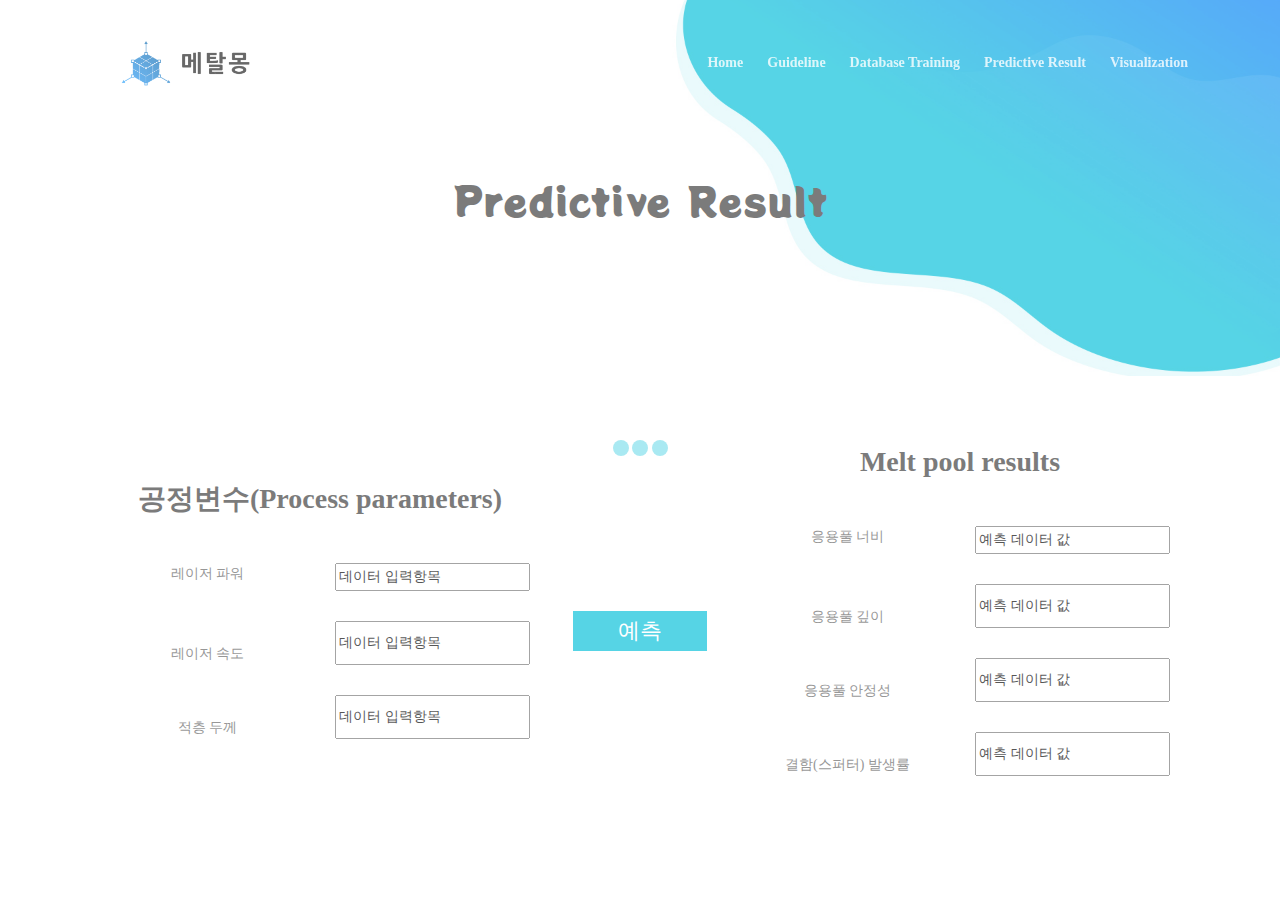
<file: metalmong/AI.html>
<!DOCTYPE html>
<html lang="en">
<head>
    <meta charset="utf-8">
    <meta name="viewport" content="width=device-width, initial-scale=1, shrink-to-fit=no">
    
    <!-- SEO Meta Tags -->
    <meta name="description" content="Create a stylish landing page for your business startup and get leads for the offered services with this HTML landing page template.">
    <meta name="author" content="Inovatik">

    <!-- OG Meta Tags to improve the way the post looks when you share the page on LinkedIn, Facebook, Google+ -->
	<meta property="og:site_name" content="" /> <!-- website name -->
	<meta property="og:site" content="" /> <!-- website link -->
	<meta property="og:title" content=""/> <!-- title shown in the actual shared post -->
	<meta property="og:description" content="" /> <!-- description shown in the actual shared post -->
	<meta property="og:image" content="" /> <!-- image link, make sure it's jpg -->
	<meta property="og:url" content="" /> <!-- where do you want your post to link to -->
	<meta property="og:type" content="article" />
    
    <!-- Styles -->
    <link href="https://fonts.googleapis.com/css?family=Raleway:400,400i,600,700,700i&amp;subset=latin-ext" rel="stylesheet">
    <link href="css/bootstrap.css" rel="stylesheet">
    <link href="css/fontawesome-all.css" rel="stylesheet">
    <link href="css/swiper.css" rel="stylesheet">
	<link href="css/magnific-popup.css" rel="stylesheet">
    <link href="css/styles.css" rel="stylesheet">
    <link rel="preconnect" href="https://fonts.gstatic.com">
    <link href="https://fonts.googleapis.com/css2?family=Potta+One&display=swap" rel="stylesheet">
    <!-- Favicon  -->
    <link rel="icon" href="images/logo.png">
    <style>
        button{
            background: #00bed8;
            color:#fff;
            border:none;
            position:relative;
            height:40px;
            font-size:1.6em;
            padding:0 2em;
            cursor:pointer;
            transition:800ms ease all;
            outline:none;
        }
        button:hover{
        background:#fff;
        color:#00bed8;
        }
        button:before,button:after{
        content:'';
        position:absolute;
        top:0;
        right:0;
        height:2px;
        width:0;
        background: #15ffe0;
        transition:400ms ease all;
        }
        button:after{
        right:inherit;
        top:inherit;
        left:0;
        bottom:0;
        }
        button:hover:before,button:hover:after{
        width:100%;
        transition:800ms ease all;
        }
    </style>
</head>
<body data-spy="scroll" data-target=".fixed-top">
    
    <!-- Preloader -->
	<div class="spinner-wrapper">
        <div class="spinner">
            <div class="bounce1"></div>
            <div class="bounce2"></div>
            <div class="bounce3"></div>
        </div>
    </div>
    <!-- end of preloader -->
    

    <!-- Navbar -->
    <nav class="navbar navbar-expand-lg navbar-dark navbar-custom fixed-top">
        <!-- Text Logo - Use this if you don't have a graphic logo -->
        <!-- <a class="navbar-brand logo-text page-scroll" href="index.html">Evolo</a> -->

        <!-- Image Logo -->
        <a class="navbar-brand logo-image" href="index.html"><img src="images/logo.png" alt="alternative" style="width:auto; height: 3rem; margin-left : 40px;"></a>
        
        <!-- Mobile Menu Toggle Button -->
        <button class="navbar-toggler" type="button" data-toggle="collapse" data-target="#navbarsExampleDefault" aria-controls="navbarsExampleDefault" aria-expanded="false" aria-label="Toggle navigation">
            <span class="navbar-toggler-awesome fas fa-bars"></span>
            <span class="navbar-toggler-awesome fas fa-times"></span>
        </button>
        <!-- end of mobile menu toggle button -->

        <div class="collapse navbar-collapse" id="navbarsExampleDefault">
            <ul class="navbar-nav ml-auto">
                <li class="nav-item">
                    <a class="nav-link page-scroll" href="index.html">Home <span class="sr-only">(current)</span></a>
                </li>
                <li class="nav-item">
                    <a class="nav-link page-scroll" href="guideline.html">Guideline</a>

                </li>
                <li class="nav-item">
                    <a class="nav-link page-scroll" href="Database.html">Database Training</a>
                </li>
                <li class="nav-item">
                    <a class="nav-link page-scroll" href="AI.html">Predictive Result</a>
                </li>

                <li class="nav-item">
                    <a class="nav-link page-scroll" href="Visualization.html">Visualization</a>
                </li>
            </ul>
                </span>
            </span>
        </div>
    </nav> <!-- end of navbar -->
    <!-- end of navbar -->

    <!-- Header -->
    <header id="header" class="ex-header">
        <div class="container">
            <div class="row">
                <div class="col-md-12">
                    <h1 style ="font-family: 'Potta One' "> Predictive Result</h1>
                </div> <!-- end of col -->
            </div> <!-- end of row -->
        </div> <!-- end of container -->
    </header> <!-- end of ex-header -->
    <!-- end of header -->

    <div style = "margin: 40px;
    text-align: center;
    display: grid; grid-template-columns: 1fr 140px 1fr;
    padding: 30px; align-items: center;">
        <div>
            <h3>공정변수(Process parameters)</h3>
            <div style = "padding: 40px; display: grid;
            grid-template-columns: 1fr 1fr;
            gap: 30px;">
                레이저 파워 
                <input type="text" value = "데이터 입력항목">
                <br>
                레이저 속도 
                <input type="text" value = "데이터 입력항목">
                <br>
                적층 두께 
                <input type="text" value = "데이터 입력항목">
            </div>
        </div>
        <div>
            <button onclick = "predict();">예측</button>
        </div>
        <div>
            <div>
                <h3>Melt pool results</h3>
                <div style= "padding: 40px; display: grid;
                grid-template-columns: 1fr 1fr;
                gap: 30px;">
                    응용풀 너비
                    <input id = "o_width" type="text" value = "예측 데이터 값">
                    <br>
                    응용풀 깊이
                    <input id = "o_depth" type="text" value = "예측 데이터 값">
                    <br>
                    응용풀 안정성 
                    <input id = "o_safety" type="text" value = "예측 데이터 값">
                    <br>
                    결함(스퍼터) 발생률 
                    <input id = "o_defect" type="text" value = "예측 데이터 값">
                </div>
            </div>
        </div>
    </div>
    



   
	
    <!-- Scripts -->
    <script src="js/jquery.min.js"></script> <!-- jQuery for Bootstrap's JavaScript plugins -->
    <script src="js/popper.min.js"></script> <!-- Popper tooltip library for Bootstrap -->
    <script src="js/bootstrap.min.js"></script> <!-- Bootstrap framework -->
    <script src="js/jquery.easing.min.js"></script> <!-- jQuery Easing for smooth scrolling between anchors -->
    <script src="js/swiper.min.js"></script> <!-- Swiper for image and text sliders -->
    <script src="js/jquery.magnific-popup.js"></script> <!-- Magnific Popup for lightboxes -->
    <script src="js/validator.min.js"></script> <!-- Validator.js - Bootstrap plugin that validates forms -->
    <script src="js/scripts.js"></script> <!-- Custom scripts -->
    <script type="text/javascript">
        function predict() {
            $('#o_width').val('142.5184');
            $('#o_depth').val('58.98124');
            $('#o_safety').val('0.747428');
            $('#o_defect').val('0.0425615');
        }
    </script>
    
</body>
</html>
</file>
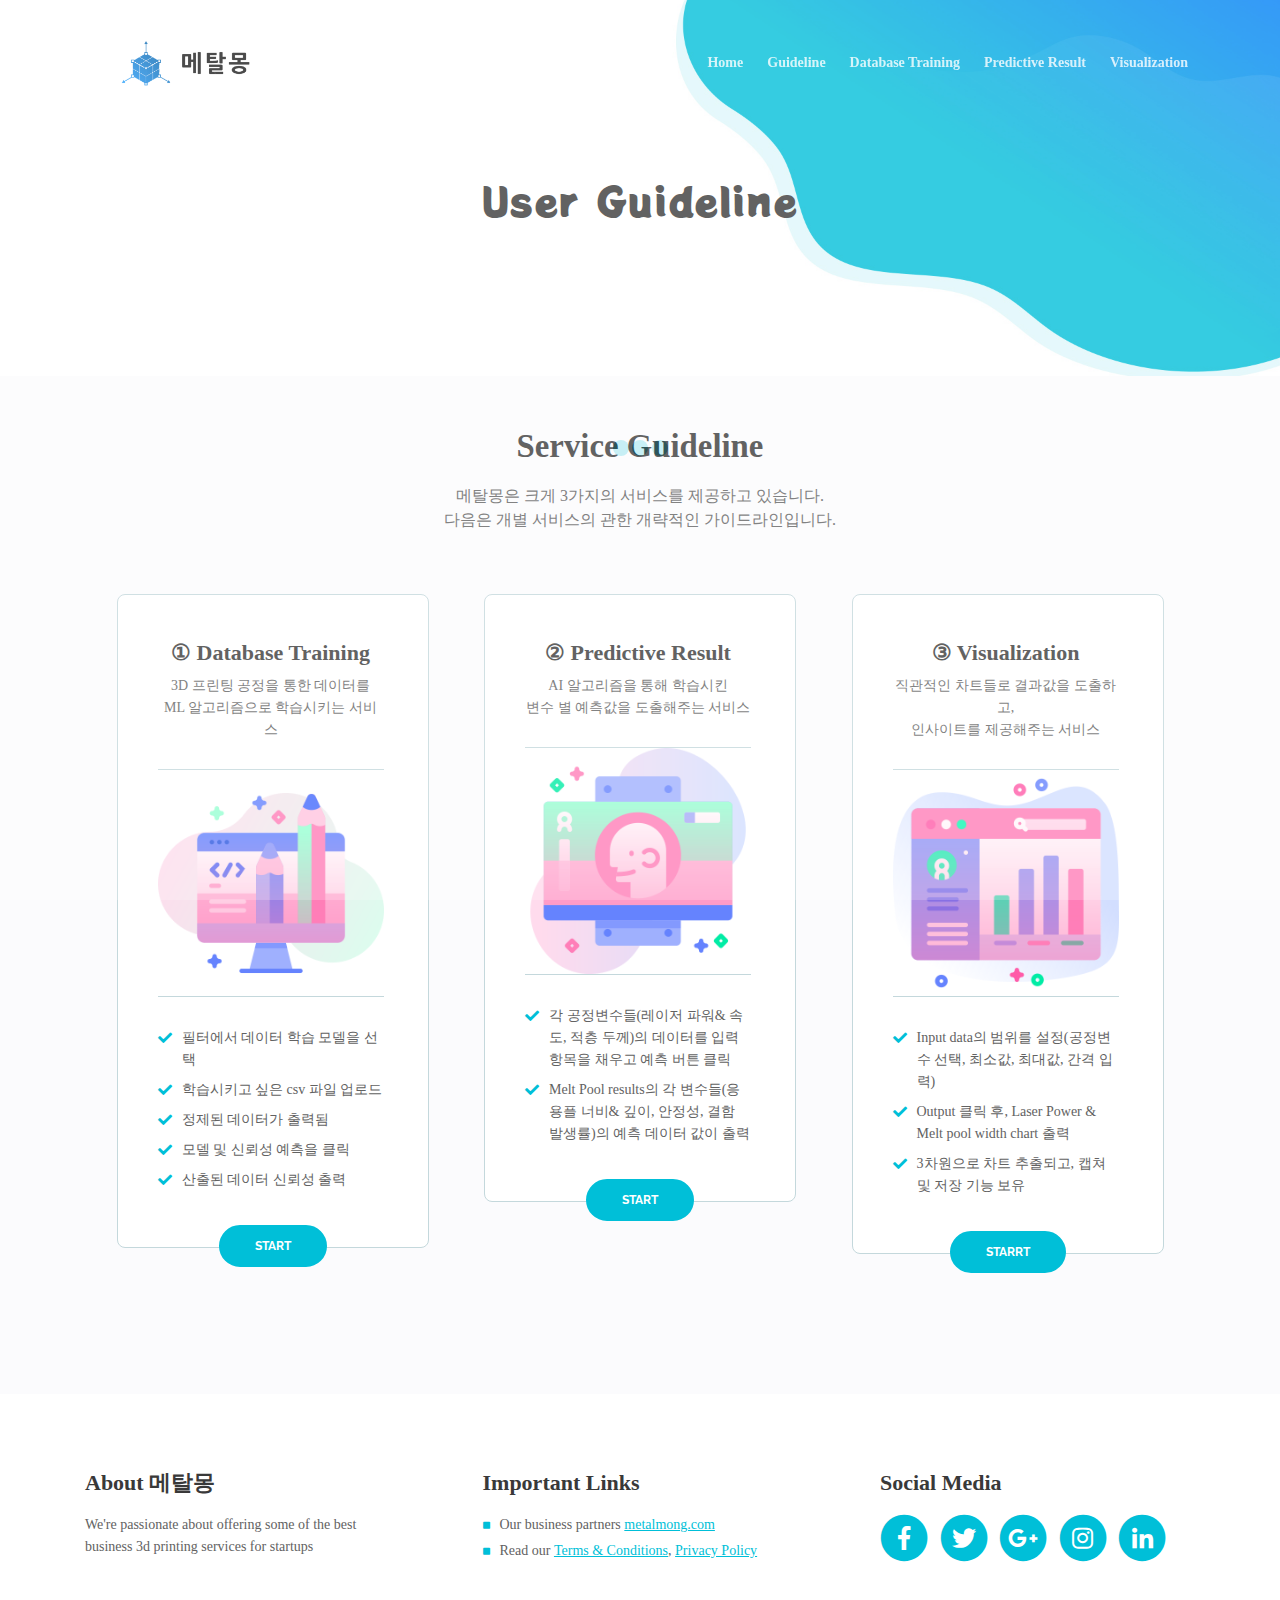
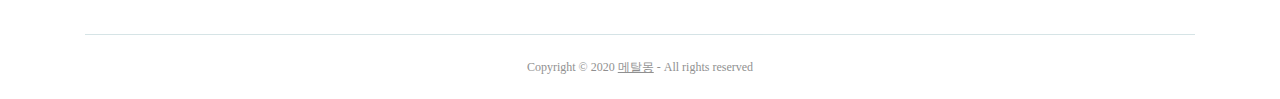
<file: metalmong/guideline.html>
<!DOCTYPE html>
<html lang="en">
<head>
    <meta charset="utf-8">
    <meta name="viewport" content="width=device-width, initial-scale=1, shrink-to-fit=no">
    
    <!-- SEO Meta Tags -->
    <meta name="description" content="Create a stylish landing page for your business startup and get leads for the offered services with this HTML landing page template.">
    <meta name="author" content="Inovatik">

    <!-- OG Meta Tags to improve the way the post looks when you share the page on LinkedIn, Facebook, Google+ -->
	<meta property="og:site_name" content="" /> <!-- website name -->
	<meta property="og:site" content="" /> <!-- website link -->
	<meta property="og:title" content=""/> <!-- title shown in the actual shared post -->
	<meta property="og:description" content="" /> <!-- description shown in the actual shared post -->
	<meta property="og:image" content="" /> <!-- image link, make sure it's jpg -->
	<meta property="og:url" content="" /> <!-- where do you want your post to link to -->
	<meta property="og:type" content="article" />
    
    <!-- Styles -->
    <link href="https://fonts.googleapis.com/css?family=Raleway:400,400i,600,700,700i&amp;subset=latin-ext" rel="stylesheet">
    <link href="css/bootstrap.css" rel="stylesheet">
    <link href="css/fontawesome-all.css" rel="stylesheet">
    <link href="css/swiper.css" rel="stylesheet">
	<link href="css/magnific-popup.css" rel="stylesheet">
    <link href="css/styles.css" rel="stylesheet">
    <link rel="preconnect" href="https://fonts.gstatic.com">
    <link href="https://fonts.googleapis.com/css2?family=Potta+One&display=swap" rel="stylesheet">  
    
    <!-- Favicon  -->
    <link rel="icon" href="images/logo.png">
</head>
<body data-spy="scroll" data-target=".fixed-top">
    
    <!-- Preloader -->
	<div class="spinner-wrapper">
        <div class="spinner">
            <div class="bounce1"></div>
            <div class="bounce2"></div>
            <div class="bounce3"></div>
        </div>
    </div>
    <!-- end of preloader -->
    

    <!-- Navbar -->
    <nav class="navbar navbar-expand-lg navbar-dark navbar-custom fixed-top">
        <!-- Text Logo - Use this if you don't have a graphic logo -->
        <!-- <a class="navbar-brand logo-text page-scroll" href="index.html">Evolo</a> -->

        <!-- Image Logo -->
        <a class="navbar-brand logo-image" href="index.html"><img src="images/logo.png" alt="alternative" style="width:auto; height: 3rem; margin-left : 40px;"></a>
        
        <!-- Mobile Menu Toggle Button -->
        <button class="navbar-toggler" type="button" data-toggle="collapse" data-target="#navbarsExampleDefault" aria-controls="navbarsExampleDefault" aria-expanded="false" aria-label="Toggle navigation">
            <span class="navbar-toggler-awesome fas fa-bars"></span>
            <span class="navbar-toggler-awesome fas fa-times"></span>
        </button>
        <!-- end of mobile menu toggle button -->
        <div class="collapse navbar-collapse" id="navbarsExampleDefault">
            <ul class="navbar-nav ml-auto">
                <li class="nav-item">
                    <a class="nav-link page-scroll" href="index.html">Home <span class="sr-only">(current)</span></a>
                </li>
                <li class="nav-item">
                    <a class="nav-link page-scroll" href="guideline.html">Guideline</a>

                </li>
                <li class="nav-item">
                    <a class="nav-link page-scroll" href="Database.html">Database Training</a>
                </li>
                <li class="nav-item">
                    <a class="nav-link page-scroll" href="AI.html">Predictive Result</a>
                </li>

                <li class="nav-item">
                    <a class="nav-link page-scroll" href="Visualization.html">Visualization</a>
                </li>
            </ul>
                </span>
            </span>
        </div>
    </nav> <!-- end of navbar -->
    <!-- end of navbar -->


    <!-- Header -->
    <header id="header" class="ex-header">
        <div class="container">
            <div class="row">
                <div class="col-md-12">
                    <h1 style ="font-family: 'Potta One' "> User Guideline</h1>
                </div> <!-- end of col -->
            </div> <!-- end of row -->
        </div> <!-- end of container -->
    </header> <!-- end of ex-header -->
    <!-- end of header -->


    




 <!-- Guideline -->
 <div id="pricing" class="cards-2" style="background-color: #fbfbfd;">
    <div class="container" >
        <div class="row">
            <div class="col-lg-12">
                <h2>Service Guideline</h2>
                <p class="p-heading p-large">메탈몽은 크게 3가지의 서비스를 제공하고 있습니다. <br>다음은 개별 서비스의 관한 개략적인 가이드라인입니다.</p>
            </div> <!-- end of col -->
        </div> <!-- end of row -->
        <div class="row">
            <div class="col-lg-12">

                <!-- Card-->
                <div class="card">
                    <div class="card-body">
                        <div class="card-title" style="font-size : 22px;"> ① Database Training</div>
                        <div class="card-subtitle">3D 프린팅 공정을 통한 데이터를 <br> ML 알고리즘으로 학습시키는 서비스</div>
                        <hr class="cell-divide-hr">
                        <div class="image-container">
                            <img class="img-fluid" src="images/train.png" alt="alternative">
                        </div>
                        <hr class="cell-divide-hr">
                        <ul class="list-unstyled li-space-lg">
                            <li class="media">
                                <i class="fas fa-check"></i><div class="media-body">필터에서 데이터 학습 모델을 선택</div>
                            </li>
                            <li class="media">
                                <i class="fas fa-check"></i><div class="media-body">학습시키고 싶은 csv 파일 업로드</div>
                            </li>
                            <li class="media">
                                <i class="fas fa-check"></i><div class="media-body">정제된 데이터가 출력됨</div>
                            </li>
                            <li class="media">
                                <i class="fas fa-check"></i><div class="media-body">모델 및 신뢰성 예측을 클릭 </div>
                            </li>
                            <li class="media">
                                <i class="fas fa-check"></i><div class="media-body">산출된 데이터 신뢰성 출력</div>
                            </li>
                        </ul>
                        <div class="button-wrapper">
                            <a class="btn-solid-reg page-scroll" href="procedure.html">START</a>
                        </div>
                    </div>
                </div> <!-- end of card -->
                <!-- end of card -->

                <!-- Card-->
                <div class="card">
                    <div class="card-body">
                        <div class="card-title" style="font-size : 22px;"> ② Predictive Result</div>
                        <div class="card-subtitle">AI 알고리즘을 통해 학습시킨 <br> 변수 별 예측값을 도출해주는 서비스</div>
                        <hr class="cell-divide-hr">
                        <div class="image-container">
                            <img class="img-fluid" src="images/predi.png" alt="alternative">
                        </div>

                        
                        <hr class="cell-divide-hr">
                        <ul class="list-unstyled li-space-lg">
                            <li class="media">
                                <i class="fas fa-check"></i><div class="media-body">각 공정변수들(레이저 파워& 속도, 적층 두께)의 데이터를 입력 항목을 채우고 예측 버튼 클릭 </div>
                            </li>
                            
                            <li class="media">
                                <i class="fas fa-check"></i><div class="media-body">Melt Pool results의 각 변수들(응용플 너비& 깊이, 안정성, 결함 발생률)의 예측 데이터 값이 출력</div>
                            </li>
                           
                        </ul>
                        <div class="button-wrapper">
                            <a class="btn-solid-reg page-scroll" href="#request">START</a>
                        </div>
                    </div>
                </div> <!-- end of card -->
                <!-- end of card -->

                <!-- Card-->
                <div class="card">
                    <div class="label">
                    </div>
                    <div class="card-body">
                        <div class="card-title" style="font-size : 22px;"> ③ Visualization</div>
                        <div class="card-subtitle">직관적인 차트들로 결과값을 도출하고, <br> 인사이트를 제공해주는 서비스</div>
                        <hr class="cell-divide-hr">
                        <div class="image-container">
                            <img class="img-fluid" src="images/chart.png" alt="alternative">

                        </div>
                        <hr class="cell-divide-hr">
                        <ul class="list-unstyled li-space-lg">
                            <li class="media">
                                <i class="fas fa-check"></i><div class="media-body">Input data의 범위를 설정(공정변수 선택, 최소값, 최대값, 간격 입력)</div>
                            </li>
                            <li class="media">
                                <i class="fas fa-check"></i><div class="media-body">Output 클릭 후, Laser Power & Melt pool width chart 출력<div>
                            </li>
                    
                            <li class="media">
                                <i class="fas fa-check"></i><div class="media-body">3차원으로 차트 추출되고, 캡쳐 및 저장 기능 보유</div>
                            </li>
                           
                        </ul>
                        <div class="button-wrapper">
                            <a class="btn-solid-reg page-scroll" href="#request">STARRT</a>
                        </div>
                    </div>
                </div> <!-- end of card -->
                <!-- end of card -->

            </div> <!-- end of col -->
        </div> <!-- end of row -->
    </div> <!-- end of container -->
</div> <!-- end of cards-2 -->
<!-- end of guideline -->


   <!-- Footer -->
   <div class="footer">
    <div class="container">
        <div class="row">
            <div class="col-md-4">
                <div class="footer-col">
                    <h4>About 메탈몽</h4>
                    <p>We're passionate about offering some of the best business 3d printing services for startups</p>
                </div>
            </div> <!-- end of col -->
            <div class="col-md-4">
                <div class="footer-col middle">
                    <h4>Important Links</h4>
                    <ul class="list-unstyled li-space-lg">
                        <li class="media">
                            <i class="fas fa-square"></i>
                            <div class="media-body">Our business partners <a class="turquoise" href="#your-link">metalmong.com</a></div>
                        </li>
                        <li class="media">
                            <i class="fas fa-square"></i>
                            <div class="media-body">Read our <a class="turquoise" href="terms-conditions.html">Terms & Conditions</a>, <a class="turquoise" href="privacy-policy.html">Privacy Policy</a></div>
                        </li>
                    </ul>
                </div>
            </div> <!-- end of col -->
            <div class="col-md-4">
                <div class="footer-col last">
                    <h4>Social Media</h4>
                    <span class="fa-stack">
                        <a href="#your-link">
                            <i class="fas fa-circle fa-stack-2x"></i>
                            <i class="fab fa-facebook-f fa-stack-1x"></i>
                        </a>
                    </span>
                    <span class="fa-stack">
                        <a href="#your-link">
                            <i class="fas fa-circle fa-stack-2x"></i>
                            <i class="fab fa-twitter fa-stack-1x"></i>
                        </a>
                    </span>
                    <span class="fa-stack">
                        <a href="#your-link">
                            <i class="fas fa-circle fa-stack-2x"></i>
                            <i class="fab fa-google-plus-g fa-stack-1x"></i>
                        </a>
                    </span>
                    <span class="fa-stack">
                        <a href="#your-link">
                            <i class="fas fa-circle fa-stack-2x"></i>
                            <i class="fab fa-instagram fa-stack-1x"></i>
                        </a>
                    </span>
                    <span class="fa-stack">
                        <a href="#your-link">
                            <i class="fas fa-circle fa-stack-2x"></i>
                            <i class="fab fa-linkedin-in fa-stack-1x"></i>
                        </a>
                    </span>
                </div> 
            </div> <!-- end of col -->
        </div> <!-- end of row -->
    </div> <!-- end of container -->
</div> <!-- end of footer -->  
<!-- end of footer -->


    <!-- Copyright -->
    <div class="copyright">
        <div class="container">
            <div class="row">
                <div class="col-lg-12">
                    <p class="p-small">Copyright © 2020 <a href="https://inovatik.com">메탈몽</a> - All rights reserved</p>
                </div> <!-- end of col -->
            </div> <!-- enf of row -->
        </div> <!-- end of container -->
    </div> <!-- end of copyright --> 
    <!-- end of copyright -->
	
    <!-- Scripts -->
    <script src="js/jquery.min.js"></script> <!-- jQuery for Bootstrap's JavaScript plugins -->
    <script src="js/popper.min.js"></script> <!-- Popper tooltip library for Bootstrap -->
    <script src="js/bootstrap.min.js"></script> <!-- Bootstrap framework -->
    <script src="js/jquery.easing.min.js"></script> <!-- jQuery Easing for smooth scrolling between anchors -->
    <script src="js/swiper.min.js"></script> <!-- Swiper for image and text sliders -->
    <script src="js/jquery.magnific-popup.js"></script> <!-- Magnific Popup for lightboxes -->
    <script src="js/validator.min.js"></script> <!-- Validator.js - Bootstrap plugin that validates forms -->
    <script src="js/scripts.js"></script> <!-- Custom scripts -->
    
</body>
</html>
</file>
<file: metalmong/css/styles.css>
/* Template: Evolo - StartUp HTML Landing Page Template
   Author: Inovatik
   Created: June 2019
   Description: Master CSS file
*/

/*****************************************
Table Of Contents:

01. General Styles
02. Preloader
03. Navigation
04. Header
05. Customers
06. Services
07. Details 1
08. Details 2
09. Details Lightboxes
10. Pricing
11. Request
12. Video
13. Testimonials
14. About
15. Contact
16. Footer
17. Copyright
18. Back To Top Button
19. Extra Pages
20. Media Queries
******************************************/

/*****************************************
Colors:
- Backgrounds - turquoise #00bfd8
- Backgrounds - blue #0079f9
- Backgrounds - light gray #f7fcfd
- Buttons, bullets, icons, links - turquoise #00bfd8
- Cards border, inputs border - light gray #c4d8dc
- Text headers, navbar links - black #393939
- Text body - black #626262
******************************************/


/******************************/
/*     01. General Styles     */
/******************************/


body,
html {
    width: 100%;
	height: 100%;
}

body, p {
	color: #626262; 
	font: 400 0.875rem/1.375rem "nanumsquare";
}

.p-large {
	font: 400 1rem/1.5rem "nanumsquare" ;
}

.p-small {
	font: 400 0.75rem/1.25rem "nanumsquare";
}

.p-heading {
	margin-bottom: 3.875rem;
}

.li-space-lg li {
	margin-bottom: 0.25rem;
}

.indent {
	padding-left: 1.25rem;
}

h1 {
	color: #393939;
	font: 700 3rem/3.5rem;
	font-family: 'Permanent Marker', cursive;
}

h2 {
	color: #393939;
	font: 700 2.05rem/2.75rem "nanumsquare";
}

h3 {
	color: #393939;
	font: 700 1.75rem/2rem "nanumsquare";
}

h4 {
	color: #393939;
	font: 700 1.375rem/1.875rem "nanumsquare";
}

h5 {
	color: #393939;
	font: 700 1.125rem/1.625rem "nanumsquare";
}

h6 {
	color: #393939;
	font: 700 1rem/1.5rem "nanumsquare";
}

a {
	color: #626262;
	text-decoration: underline;
}

a:hover {
	color: #626262;
	text-decoration: underline;
}

a.turquoise {
	color: #00bfd8;
}

a.white {
	color: #fff;
}

.testimonial-text {
	font: italic 400 1rem/1.5rem "Raleway", sans-serif;
}

.testimonial-author {
	font: 700 1rem/1.5rem "Raleway", sans-serif;
}

.turquoise {
	color: #00bfd8;
	font-family: 'Carter One', cursive;
	font-size : unset;

}

.btn-solid-reg {
	display: inline-block;
	padding: 1.1875rem 2.125rem 1.1875rem 2.125rem;
	border: 0.125rem solid #00bfd8;
	border-radius: 2rem;
	background-color: #00bfd8;
	color: #fff;
	font: 700 0.75rem/0 "Raleway", sans-serif;
	text-decoration: none;
	transition: all 0.2s;
}

.btn-solid-reg:hover {
	background-color: transparent;
	color: #00bfd8;
	text-decoration: none;
}

.btn-solid-lg {
	display: inline-block;
	padding: 1.375rem 2.625rem 1.375rem 2.625rem;
	border: 0.125rem solid #00bfd8;
	border-radius: 2rem;
	background-color: #00bfd8;
	color: #fff;
	font: 700 0.75rem/0 "Raleway", sans-serif;
	text-decoration: none;
	transition: all 0.2s;
}

.btn-solid-lg:hover {
	background-color: transparent;
	color: #00bfd8;
	text-decoration: none;
}

.btn-outline-reg {
	display: inline-block;
	padding: 1.1875rem 2.125rem 1.1875rem 2.125rem;
	border: 0.125rem solid #00bfd8;
	border-radius: 2rem;
	background-color: transparent;
	color: #00bfd8;
	font: 700 0.75rem/0 "Raleway", sans-serif;
	text-decoration: none;
	transition: all 0.2s;
}

.btn-outline-reg:hover {
	background-color: #00bfd8;
	color: #fff;
	text-decoration: none;
}

.btn-outline-lg {
	display: inline-block;
	padding: 1.375rem 2.625rem 1.375rem 2.625rem;
	border: 0.125rem solid #00bfd8;
	border-radius: 2rem;
	background-color: transparent;
	color: #00bfd8;
	font: 700 0.75rem/0 "Raleway", sans-serif;
	text-decoration: none;
	transition: all 0.2s;
}

.btn-outline-lg:hover {
	background-color: #00bfd8;
	color: #fff;
	text-decoration: none;
}

.btn-outline-sm {
	display: inline-block;
	padding: 1rem 1.625rem 0.875rem 1.625rem;
	border: 0.125rem solid #00bfd8;
	border-radius: 2rem;
	background-color: transparent;
	color: #00bfd8;
	font: 700 0.625rem/0 "Raleway", sans-serif;
	text-decoration: none;
	transition: all 0.2s;
}

.btn-outline-sm:hover {
	background-color: #00bfd8;
	color: #fff;
	text-decoration: none;
}

.form-group {
	position: relative;
	margin-bottom: 1.25rem;
}

.form-group.has-error.has-danger {
	margin-bottom: 0.625rem;
}

.form-group.has-error.has-danger .help-block.with-errors ul {
	margin-top: 0.375rem;
}

.label-control {
	position: absolute;
	top: 0.87rem;
	left: 1.375rem;
	color: #626262;
	opacity: 1;
	font: 400 0.875rem/1.375rem "Raleway", sans-serif;
	cursor: text;
	transition: all 0.2s ease;
}

/* IE10+ hack to solve lower label text position compared to the rest of the browsers */
@media screen and (-ms-high-contrast: active), screen and (-ms-high-contrast: none) {  
	.label-control {
		top: 0.9375rem;
	}
}

.form-control-input:focus + .label-control,
.form-control-input.notEmpty + .label-control,
.form-control-textarea:focus + .label-control,
.form-control-textarea.notEmpty + .label-control {
	top: 0.125rem;
	opacity: 1;
	font-size: 0.75rem;
	font-weight: 700;
}

.form-control-input,
.form-control-select {
	display: block; /* needed for proper display of the label in Firefox, IE, Edge */
	width: 100%;
	padding-top: 1.0625rem;
	padding-bottom: 0.0625rem;
	padding-left: 1.3125rem;
	border: 1px solid #c4d8dc;
	border-radius: 0.25rem;
	background-color: #fff;
	color: #626262;
	font: 400 0.875rem/1.875rem "Raleway", sans-serif;
	transition: all 0.2s;
	-webkit-appearance: none; /* removes inner shadow on form inputs on ios safari */
}

.form-control-select {
	padding-top: 0.5rem;
	padding-bottom: 0.5rem;
	height: 3rem;
}

/* IE10+ hack to solve lower label text position compared to the rest of the browsers */
@media screen and (-ms-high-contrast: active), screen and (-ms-high-contrast: none) {  
	.form-control-input {
		padding-top: 1.25rem;
		padding-bottom: 0.75rem;
		line-height: 1.75rem;
	}

	.form-control-select {
		padding-top: 0.875rem;
		padding-bottom: 0.75rem;
		height: 3.125rem;
		line-height: 2.125rem;
	}
}

select {
    /* you should keep these first rules in place to maintain cross-browser behavior */
    -webkit-appearance: none;
	-moz-appearance: none;
	-ms-appearance: none;
    -o-appearance: none;
    appearance: none;
    background-image: url('../images/down-arrow.png');
    background-position: 96% 50%;
    background-repeat: no-repeat;
    outline: none;
}

select::-ms-expand {
    display: none; /* removes the ugly default down arrow on select form field in IE11 */
}

.form-control-textarea {
	display: block; /* used to eliminate a bottom gap difference between Chrome and IE/FF */
	width: 100%;
	height: 8rem; /* used instead of html rows to normalize height between Chrome and IE/FF */
	padding-top: 1.25rem;
	padding-left: 1.3125rem;
	border: 1px solid #c4d8dc;
	border-radius: 0.25rem;
	background-color: #fff;
	color: #626262;
	font: 400 0.875rem/1.75rem "Raleway", sans-serif;
	transition: all 0.2s;
}

.form-control-input:focus,
.form-control-select:focus,
.form-control-textarea:focus {
	border: 1px solid #a1a1a1;
	outline: none; /* Removes blue border on focus */
}

.form-control-input:hover,
.form-control-select:hover,
.form-control-textarea:hover {
	border: 1px solid #a1a1a1;
}

.checkbox {
	font: 400 0.75rem/1.25rem "Raleway", sans-serif;
}

input[type='checkbox'] {
	vertical-align: -15%;
	margin-right: 0.375rem;
}

/* IE10+ hack to raise checkbox field position compared to the rest of the browsers */
@media screen and (-ms-high-contrast: active), screen and (-ms-high-contrast: none) {  
	input[type='checkbox'] {
		vertical-align: -9%;
	}
}

.form-control-submit-button {
	display: inline-block;
	width: 100%;
	height: 3.125rem;
	border: 1px solid #00bfd8;
	border-radius: 1.5rem;
	background-color: #00bfd8;
	color: #fff;
	font: 700 0.75rem/1.75rem "Raleway", sans-serif;
	cursor: pointer;
	transition: all 0.2s;
}

.form-control-submit-button:hover {
	background-color: transparent;
	color: #00bfd8;
}

/* Form Success And Error Message Formatting */
#rmsgSubmit.h3.text-center.tada.animated,
#cmsgSubmit.h3.text-center.tada.animated,
#pmsgSubmit.h3.text-center.tada.animated,
#rmsgSubmit.h3.text-center,
#cmsgSubmit.h3.text-center,
#pmsgSubmit.h3.text-center {
	display: block;
	margin-bottom: 0;
	color: #626262;
	font: 400 1.125rem/1rem "Raleway", sans-serif;
}

.help-block.with-errors .list-unstyled {
	color: #626262;
	font-size: 0.75rem;
	line-height: 1.125rem;
	text-align: left;
}

.help-block.with-errors ul {
	margin-bottom: 0;
}
/* end of form success and error message formatting */

/* Form Success And Error Message Animation - Animate.css */
@-webkit-keyframes tada {
	from {
		-webkit-transform: scale3d(1, 1, 1);
		-ms-transform: scale3d(1, 1, 1);
		transform: scale3d(1, 1, 1);
	}
	10%, 20% {
		-webkit-transform: scale3d(.9, .9, .9) rotate3d(0, 0, 1, -3deg);
		-ms-transform: scale3d(.9, .9, .9) rotate3d(0, 0, 1, -3deg);
		transform: scale3d(.9, .9, .9) rotate3d(0, 0, 1, -3deg);
	}
	30%, 50%, 70%, 90% {
		-webkit-transform: scale3d(1.1, 1.1, 1.1) rotate3d(0, 0, 1, 3deg);
		-ms-transform: scale3d(1.1, 1.1, 1.1) rotate3d(0, 0, 1, 3deg);
		transform: scale3d(1.1, 1.1, 1.1) rotate3d(0, 0, 1, 3deg);
	}
	40%, 60%, 80% {
		-webkit-transform: scale3d(1.1, 1.1, 1.1) rotate3d(0, 0, 1, -3deg);
		-ms-transform: scale3d(1.1, 1.1, 1.1) rotate3d(0, 0, 1, -3deg);
		transform: scale3d(1.1, 1.1, 1.1) rotate3d(0, 0, 1, -3deg);
	}
	to {
		-webkit-transform: scale3d(1, 1, 1);
		-ms-transform: scale3d(1, 1, 1);
		transform: scale3d(1, 1, 1);
	}
}

@keyframes tada {
	from {
		-webkit-transform: scale3d(1, 1, 1);
		-ms-transform: scale3d(1, 1, 1);
		transform: scale3d(1, 1, 1);
	}
	10%, 20% {
		-webkit-transform: scale3d(.9, .9, .9) rotate3d(0, 0, 1, -3deg);
		-ms-transform: scale3d(.9, .9, .9) rotate3d(0, 0, 1, -3deg);
		transform: scale3d(.9, .9, .9) rotate3d(0, 0, 1, -3deg);
	}
	30%, 50%, 70%, 90% {
		-webkit-transform: scale3d(1.1, 1.1, 1.1) rotate3d(0, 0, 1, 3deg);
		-ms-transform: scale3d(1.1, 1.1, 1.1) rotate3d(0, 0, 1, 3deg);
		transform: scale3d(1.1, 1.1, 1.1) rotate3d(0, 0, 1, 3deg);
	}
	40%, 60%, 80% {
		-webkit-transform: scale3d(1.1, 1.1, 1.1) rotate3d(0, 0, 1, -3deg);
		-ms-transform: scale3d(1.1, 1.1, 1.1) rotate3d(0, 0, 1, -3deg);
		transform: scale3d(1.1, 1.1, 1.1) rotate3d(0, 0, 1, -3deg);
	}
	to {
		-webkit-transform: scale3d(1, 1, 1);
		-ms-transform: scale3d(1, 1, 1);
		transform: scale3d(1, 1, 1);
	}
}

.tada {
	-webkit-animation-name: tada;
	animation-name: tada;
}

.animated {
	-webkit-animation-duration: 1s;
	animation-duration: 1s;
	-webkit-animation-fill-mode: both;
	animation-fill-mode: both;
}
/* end of form success and error message animation - Animate.css */

/* Fade-move Animation For Lightbox - Magnific Popup */
/* at start */
.my-mfp-slide-bottom .zoom-anim-dialog {
	opacity: 0;
	transition: all 0.2s ease-out;
	-webkit-transform: translateY(-1.25rem) perspective(37.5rem) rotateX(10deg);
	-ms-transform: translateY(-1.25rem) perspective(37.5rem) rotateX(10deg);
	transform: translateY(-1.25rem) perspective(37.5rem) rotateX(10deg);
}

/* animate in */
.my-mfp-slide-bottom.mfp-ready .zoom-anim-dialog {
	opacity: 1;
	-webkit-transform: translateY(0) perspective(37.5rem) rotateX(0); 
	-ms-transform: translateY(0) perspective(37.5rem) rotateX(0); 
	transform: translateY(0) perspective(37.5rem) rotateX(0); 
}

/* animate out */
.my-mfp-slide-bottom.mfp-removing .zoom-anim-dialog {
	opacity: 0;
	-webkit-transform: translateY(-0.625rem) perspective(37.5rem) rotateX(10deg); 
	-ms-transform: translateY(-0.625rem) perspective(37.5rem) rotateX(10deg); 
	transform: translateY(-0.625rem) perspective(37.5rem) rotateX(10deg); 
}

/* dark overlay, start state */
.my-mfp-slide-bottom.mfp-bg {
	opacity: 0;
	transition: opacity 0.2s ease-out;
}

/* animate in */
.my-mfp-slide-bottom.mfp-ready.mfp-bg {
	opacity: 0.8;
}
/* animate out */
.my-mfp-slide-bottom.mfp-removing.mfp-bg {
	opacity: 0;
}
/* end of fade-move animation for lightbox - magnific popup */

/* Fade Animation For Image Slider - Magnific Popup */
@-webkit-keyframes fadeIn {
	from {
		opacity: 0;
	}
	to {
		opacity: 1;
	}
}

@keyframes fadeIn {
	from {
		opacity: 0;
	}
	to {
		opacity: 1;
	}
}

.fadeIn {
	-webkit-animation: fadeIn 0.6s;
	animation: fadeIn 0.6s;
}

@-webkit-keyframes fadeOut {
	from {
		opacity: 1;
	}
	to {
		opacity: 0;
	}
}

@keyframes fadeOut {
	from {
		opacity: 1;
	}
	to {
		opacity: 0;
	}
}

.fadeOut {
	-webkit-animation: fadeOut 0.8s;
	animation: fadeOut 0.8s;
}
/* end of fade animation for image slider - magnific popup */


/*************************/
/*     02. Preloader     */
/*************************/
.spinner-wrapper {
	position: fixed;
	z-index: 999999;
	top: 0;
	right: 0;
	bottom: 0;
	left: 0;
	background: #fff;
}

.spinner {
	position: absolute;
	top: 50%; /* centers the loading animation vertically one the screen */
	left: 50%; /* centers the loading animation horizontally one the screen */
	width: 3.75rem;
	height: 1.25rem;
	margin: -0.625rem 0 0 -1.875rem; /* is width and height divided by two */ 
	text-align: center;
}

.spinner > div {
	display: inline-block;
	width: 1rem;
	height: 1rem;
	border-radius: 100%;
	background-color: #00bfd8;
	-webkit-animation: sk-bouncedelay 1.4s infinite ease-in-out both;
	animation: sk-bouncedelay 1.4s infinite ease-in-out both;
}

.spinner .bounce1 {
	-webkit-animation-delay: -0.32s;
	animation-delay: -0.32s;
}

.spinner .bounce2 {
	-webkit-animation-delay: -0.16s;
	animation-delay: -0.16s;
}

@-webkit-keyframes sk-bouncedelay {
	0%, 80%, 100% { -webkit-transform: scale(0); }
	40% { -webkit-transform: scale(1.0); }
}

@keyframes sk-bouncedelay {
	0%, 80%, 100% { 
		-webkit-transform: scale(0);
		-ms-transform: scale(0);
		transform: scale(0);
	} 40% { 
		-webkit-transform: scale(1.0);
		-ms-transform: scale(1.0);
		transform: scale(1.0);
	}
}


/**************************/
/*     03. Navigation     */
/**************************/
.navbar-custom {
	background-color: #fff;
	box-shadow: 0 0.0625rem 0.375rem 0 rgba(0, 0, 0, 0.1);
	font: 600 0.875rem/0.875rem "nanumsquare";
	font-weight: 550;
	transition: all 0.2s;
}

.navbar-custom .navbar-brand.logo-image img {
    width: 7.4375rem;
	height: 2rem;
}

.navbar-custom .navbar-brand.logo-text {
	font: 600 2rem/1.5rem "Raleway", sans-serif;
	color: #393939;
	text-decoration: none;
}

.navbar-custom .navbar-nav {
	margin-top: 0.75rem;
	margin-bottom: 0.5rem;
}

.navbar-custom .nav-item .nav-link {
	padding: 0.625rem 0.75rem 0.625rem 0.75rem;
	color: #393939;
	text-decoration: none;
	transition: all 0.2s ease;
}

.navbar-custom .nav-item .nav-link:hover,
.navbar-custom .nav-item .nav-link.active {
	color: #00bfd8;
}

/* Dropdown Menu */
.navbar-custom .dropdown:hover > .dropdown-menu {
	display: block; /* this makes the dropdown menu stay open while hovering it */
	min-width: auto;
	animation: fadeDropdown 0.2s; /* required for the fade animation */
}

@keyframes fadeDropdown {
    0% {
        opacity: 0;
    }

    100% {
        opacity: 1;
    }
}

.navbar-custom .dropdown-toggle:focus { /* removes dropdown outline on focus */
	outline: 0;
}

.navbar-custom .dropdown-menu {
	margin-top: 0;
	border: none;
	border-radius: 0.25rem;
	background-color: #fff;
}

.navbar-custom .dropdown-item {
	color: #393939;
	text-decoration: none;
}

.navbar-custom .dropdown-item:hover {
	background-color: #fff;
}

.navbar-custom .dropdown-item .item-text {
	font: 600 0.875rem/0.875rem "Raleway", sans-serif;
}

.navbar-custom .dropdown-item:hover .item-text {
	color: #00bfd8;
}

.navbar-custom .dropdown-items-divide-hr {
	width: 100%;
	height: 1px;
	margin: 0.75rem auto 0.725rem auto;
	border: none;
	background-color: #c4d8dc;
	opacity: 0.2;
}
/* end of dropdown menu */

.navbar-custom .social-icons {
	display: none;
}

.navbar-custom .navbar-toggler {
	border: none;
	color: #393939;
	font-size: 2rem;
}

.navbar-custom button[aria-expanded='false'] .navbar-toggler-awesome.fas.fa-times{
	display: none;
}

.navbar-custom button[aria-expanded='false'] .navbar-toggler-awesome.fas.fa-bars{
	display: inline-block;
}

.navbar-custom button[aria-expanded='true'] .navbar-toggler-awesome.fas.fa-bars{
	display: none;
}

.navbar-custom button[aria-expanded='true'] .navbar-toggler-awesome.fas.fa-times{
	display: inline-block;
	margin-right: 0.125rem;
}


/*********************/
/*    04. Header     */
/*********************/
.header {
	background-color: #fff;
}

.header .header-content {
	padding-top: 8rem;
	padding-bottom: 4rem;
	text-align: center;
}

.header .text-container {
	margin-bottom: 4rem;
}

.header h1 {
	margin-bottom: 1.125rem;
	font-size: 2.5rem;
	line-height: 3.125rem;
}

.header .p-large {
	margin-bottom: 1.875rem;
}


/*************************/
/*     05. Customers     */
/*************************/
.slider-1 {
	padding-top: 2.25rem;
	padding-bottom: 2.125rem;
	text-align: center;
}

.slider-1 h5 {
	margin-bottom: 0.75rem;
}

.slider-1 .slider-container {
	padding-top: 2.75rem;
	padding-bottom: 2.75rem;
	border-radius: 0.5rem;
	background-color: #f7fcfd;
}


/************************/
/*     06. Services     */
/************************/
.cards-1 {
	padding-top: 4rem;
	padding-bottom: 1.625rem;
	text-align: center;
}

.cards-1 h2 {
	margin-bottom: 1rem;
}

.cards-1 .card {
	max-width: 21rem;
	margin-right: auto;
	margin-bottom: 4.5rem;
	margin-left: auto;
	padding: 2.5rem 2rem 2rem 2rem;
	border: 1px solid #c4d8dc;
	border-radius: 0.5rem;
	background: transparent;
}

.cards-1 .card-image {
	width: 8rem;
	height: 8rem;
	margin-right: auto;
	margin-bottom: 1.4rem;
	margin-left: auto;
}

.cards-1 .card-title {
	margin-bottom: 0.875rem;
}

.cards-1 .card-body {
	padding: 0;
}


/*************************/
/*     07. Details 1     */
/*************************/
.basic-1 {
	padding-top: 1.625rem;
	padding-bottom: 3.75rem;
}

.basic-1 .text-container {
	margin-bottom: 4rem;
}

.basic-1 h2 {
	margin-bottom: 1.375rem;
}

.basic-1 .btn-solid-reg {
	margin-top: 0.625rem;
}


/*************************/
/*     08. Details 2     */
/*************************/
.basic-2 {
	padding-top: 3.75rem;
	padding-bottom: 4rem;
}

.basic-2 .image-container {
	margin-bottom: 4rem;
}

.basic-2 h2 {
	margin-bottom: 1.375rem;
}

.basic-2 .list-unstyled .fas {
	color: #00bfd8;
	line-height: 1.375rem;
}

.basic-2 .list-unstyled .media-body {
	margin-left: 0.625rem;
}

.basic-2 .btn-solid-reg {
	margin-top: 0.625rem;
}


/**********************************/
/*     09. Details Lightboxes     */
/**********************************/
.lightbox-basic {
	margin: 2.5rem auto;
	padding: 2rem 1.5rem 2rem 1.5rem;
	border-radius: 0.25rem;
	background: #fff;
	text-align: left;
}

.lightbox-basic .container {
	padding-right: 0;
	padding-left: 0;
}

.lightbox-basic .image-container {
	max-width: 33.75rem;
	margin-right: auto;
	margin-bottom: 3rem;
	margin-left: auto;
}

.lightbox-basic h3 {
	margin-bottom: 0.5rem;
}

.lightbox-basic hr {
	width: 2.5rem;
	height: 0.125rem;
	margin-top: 0;
	margin-bottom: 1.25rem;
	margin-left: 0;
	border: 0;
	background-color: #00bfd8;
	text-align: left;
}

.lightbox-basic h4 {
	margin-bottom: 1rem;
}

.lightbox-basic .list-unstyled .fas {
	color: #00bfd8;
	line-height: 1.375rem;
}

.lightbox-basic .list-unstyled .media-body {
	margin-left: 0.625rem;
}

.lightbox-basic .btn-outline-reg,
.lightbox-basic .btn-solid-reg {
	margin-top: 0.75rem;
}

/* Signup Button */
.lightbox-basic .btn-solid-reg.mfp-close {
	position: relative;
	width: auto;
	height: auto;
	color: #fff;
	opacity: 1;
}

.lightbox-basic .btn-solid-reg.mfp-close:hover {
	color: #00bfd8;
}
/* end of signup Button */

/* Back Button */
.lightbox-basic a.mfp-close.as-button {
	position: relative;
	width: auto;
	height: auto;
	margin-left: 0.375rem;
	color: #00bfd8;
	opacity: 1;
}

.lightbox-basic a.mfp-close.as-button:hover {
	color: #fff;
}
/* end of back button */

.lightbox-basic button.mfp-close.x-button {
	position: absolute;
	top: -0.125rem;
	right: -0.125rem;
	width: 2.75rem;
	height: 2.75rem;
	color: #707984;
}


/***********************/
/*     10. Pricing     */
/***********************/
.cards-2 {
	padding-top: 3rem;
	padding-bottom: 2.75rem;
	text-align: center;
}

.cards-2 h2 {
	margin-bottom: 1rem;
}

.cards-2 .card {
	display: block;
	max-width: 19.5rem;
	margin-right: auto;
	margin-bottom: 6rem;
	margin-left: auto;
	border: 1px solid #c4d8dc;
	border-radius: 0.5rem;
	vertical-align: top;
}

.cards-2 .card .card-body {
	padding: 2.5rem 2.75rem 1.875rem 2.5rem;
}

.cards-2 .card .card-title {
	margin-bottom: 0.625rem;
	color: #393939;
	font-weight: 700;
	font-size: 1.75rem;
	line-height: 2.25rem;
	text-align: center;
}

.cards-2 .card .card-subtitle {
	margin-bottom: 1.75rem;
}

.cards-2 .card .cell-divide-hr {
	height: 1px;
	margin-top: 0;
	margin-bottom: 0;
	border: none;
	background-color: #c4d8dc;
}

.cards-2 .card .price {
	padding-top: 0.875rem;
	padding-bottom: 1.5rem;
}

.cards-2 .card .value {
	color: #00bfd8;
	font-weight: 700;
	font-size: 3.5rem;
	line-height: 4rem;
	text-align: center;
}

.cards-2 .card .currency {
	margin-right: 0.375rem;
	color: #00bfd8;
	font-size: 1.5rem;
	vertical-align: 56%;
}

.cards-2 .card .frequency {
	margin-top: 0.25rem;
	font-size: 0.875rem;
	text-align: center;
}

.cards-2 .card .list-unstyled {
	margin-top: 1.875rem;
	margin-bottom: 1.625rem;
	text-align: left;
}

.cards-2 .card .list-unstyled.li-space-lg li {
	margin-bottom: 0.5rem;
}

.cards-2 .card .list-unstyled .fas {
	color: #00bfd8;
	line-height: 1.375rem;
}

.cards-2 .card .list-unstyled .fas.fa-times {
	margin-left: 0.1875rem;
	margin-right: 0.125rem;
	color: #777b7e;
}

.cards-2 .card .list-unstyled .media-body {
	margin-left: 0.625rem;
}

.cards-2 .card .button-wrapper {
	position: absolute;
	right: 0;
	bottom: -1.25rem;
	left: 0;
	text-align: center;
}

.cards-2 .card .btn-solid-reg:hover {
	background-color: #fff;
}

/* Best Value Label */
.cards-2 .card .label {
    position: absolute;
    top: 0;
    right: 0;
    width: 10.625rem;
    height: 10.625rem;
    overflow: hidden;
}

.cards-2 .card .label .best-value {
    position: relative;
	width: 13.75rem;
	padding: 0.3125rem 0 0.3125rem 4.125rem;
    background-color: #00bfd8;
	color: #fff;
    -webkit-transform: rotate(45deg) translate3d(0, 0, 0);
    -ms-transform: rotate(45deg) translate3d(0, 0, 0);
    transform: rotate(45deg) translate3d(0, 0, 0);
}
/* end of best value label */


/***********************/
/*     11. Request     */
/***********************/
.form-1 {
	padding-top: 6.875rem;
	padding-bottom: 6.25rem;
	background-color: #f9fafc;
}

.form-1 h2 {
	margin-bottom: 1.25rem;
}

.form-1 .list-unstyled {
	margin-top: 1.375rem;
}

.form-1 .list-unstyled .fas {
	color: #00bfd8;
	line-height: 1.375rem;
}

.form-1 .list-unstyled .media-body {
	margin-left: 0.625rem;
}

.form-1 .text-container {
	margin-bottom: 3.5rem;
}


/*********************/
/*     12. Video     */
/*********************/
.basic-3 {
	padding-top: 6.875rem;
	padding-bottom: 6.125rem;
}

.basic-3 h2 {
	margin-bottom: 3rem;
	text-align: center;
}

.basic-3 .image-container {
	margin-bottom: 2.25rem;
}

.basic-3 .image-container img {
	border-radius: 0.5rem;
}

.basic-3 .video-wrapper {
	position: relative;
}

/* Video Play Button */
.basic-3 .video-play-button {
	position: absolute;
	z-index: 10;
	top: 50%;
	left: 50%;
	display: block;
	box-sizing: content-box;
	width: 2rem;
	height: 2.75rem;
	padding: 1.125rem 1.25rem 1.125rem 1.75rem;
	border-radius: 50%;
	-webkit-transform: translateX(-50%) translateY(-50%);
	-ms-transform: translateX(-50%) translateY(-50%);
	transform: translateX(-50%) translateY(-50%);
}
  
.basic-3 .video-play-button:before {
	content: "";
	position: absolute;
	z-index: 0;
	top: 50%;
	left: 50%;
	display: block;
	width: 4.75rem;
	height: 4.75rem;
	border-radius: 50%;
	background: #00bfd8;
	animation: pulse-border 1500ms ease-out infinite;
	-webkit-transform: translateX(-50%) translateY(-50%);
	-ms-transform: translateX(-50%) translateY(-50%);
	transform: translateX(-50%) translateY(-50%);
}
  
.basic-3 .video-play-button:after {
	content: "";
	position: absolute;
	z-index: 1;
	top: 50%;
	left: 50%;
	display: block;
	width: 4.375rem;
	height: 4.375rem;
	border-radius: 50%;
	background: #00bfd8;
	transition: all 200ms;
	-webkit-transform: translateX(-50%) translateY(-50%);
	-ms-transform: translateX(-50%) translateY(-50%);
	transform: translateX(-50%) translateY(-50%);
}
  
.basic-3 .video-play-button span {
	position: relative;
	display: block;
	z-index: 3;
	top: 0.375rem;
	left: 0.25rem;
	width: 0;
	height: 0;
	border-left: 1.625rem solid #fff;
	border-top: 1rem solid transparent;
	border-bottom: 1rem solid transparent;
}
  
@keyframes pulse-border {
	0% {
		transform: translateX(-50%) translateY(-50%) translateZ(0) scale(1);
		opacity: 1;
	}
	100% {
		transform: translateX(-50%) translateY(-50%) translateZ(0) scale(1.5);
		opacity: 0;
	}
}
/* end of video play button */

.basic-3 p {
	text-align: center;
}


/****************************/
/*     13. Testimonials     */
/****************************/
.slider-2 {
	padding-top: 7.5rem;
	padding-bottom: 7rem;
	background: url('../images/testimonials-background.jpg') center center no-repeat;
	background-size: cover; 
}

.slider-2 .image-container {
	margin-bottom: 4rem;
}

.slider-2 h2 {
	margin-bottom: 2.5rem;
	text-align: center;
}

.slider-2 .slider-container {
	position: relative;
}

.slider-2 .swiper-container {
	position: static;
	width: 90%;
	text-align: center;
}

.slider-2 .swiper-button-prev:focus,
.slider-2 .swiper-button-next:focus {
	/* even if you can't see it chrome you can see it on mobile device */
	outline: none;
}

.slider-2 .swiper-button-prev {
	left: -0.5rem;
	background-image: url("data:image/svg+xml;charset=utf-8,%3Csvg%20xmlns%3D'http%3A%2F%2Fwww.w3.org%2F2000%2Fsvg'%20viewBox%3D'0%200%2028%2044'%3E%3Cpath%20d%3D'M0%2C22L22%2C0l2.1%2C2.1L4.2%2C22l19.9%2C19.9L22%2C44L0%2C22L0%2C22L0%2C22z'%20fill%3D'%23626262'%2F%3E%3C%2Fsvg%3E");
	background-size: 1.125rem 1.75rem;
}

.slider-2 .swiper-button-next {
	right: -0.5rem;
	background-image: url("data:image/svg+xml;charset=utf-8,%3Csvg%20xmlns%3D'http%3A%2F%2Fwww.w3.org%2F2000%2Fsvg'%20viewBox%3D'0%200%2028%2044'%3E%3Cpath%20d%3D'M27%2C22L27%2C22L5%2C44l-2.1-2.1L22.8%2C22L2.9%2C2.1L5%2C0L27%2C22L27%2C22z'%20fill%3D'%23626262'%2F%3E%3C%2Fsvg%3E");
	background-size: 1.125rem 1.75rem;
}

.slider-2 .card {
	position: relative;
	border: none;
	background-color: transparent;
}

.slider-2 .card-image {
	width: 7rem;
	height: 7rem;
	margin-right: auto;
	margin-bottom: 0.25rem;
	margin-left: auto;
	border-radius: 50%;
}

.slider-2 .card-body {
	padding-bottom: 0;
}

.slider-2 .testimonial-author {
	margin-bottom: 0;
}


/*********************/
/*     14. About     */
/*********************/
.basic-4 {
	padding-top: 7rem;
	padding-bottom: 4rem;
	text-align: center;
}

.basic-4 h2 {
	margin-bottom: 1rem;
	text-align: center;
}

.basic-4 .team-member {
	max-width: 12.5rem;
	margin-right: auto;
	margin-bottom: 3.5rem;
	margin-left: auto;
}

/* Hover Animation */
.basic-4 .image-wrapper {
	overflow: hidden;
	margin-bottom: 1.5rem;
	border-radius: 50%;
}

.basic-4 .image-wrapper img {
	margin: 0;
	transition: all 0.3s;
}

.basic-4 .image-wrapper:hover img {
	-moz-transform: scale(1.15);
	-webkit-transform: scale(1.15);
	transform: scale(1.15);
} 
/* end of hover animation */

.basic-4 .team-member .p-large {
	margin-bottom: 0.25rem;
	font-size: 1.125rem;
}

.basic-4 .team-member .job-title {
	margin-bottom: 0.375rem;
}

.basic-4 .fa-stack {
	margin-top: 0.375rem;
	margin-right: 0.125rem;
	margin-left: 0.125rem;
	font-size: 0.875rem;
}

.basic-4 .fa-stack-2x {
	color: #00bfd8;
	transition: all 0.2s ease;
}

.basic-4 .fa-stack-1x {
	color: #fff;
	transition: all 0.2s ease;
}

.basic-4 .fa-stack:hover .fa-stack-2x {
	color: #00a7bd;
}

.basic-4 .fa-stack:hover .fa-stack-1x {
	color: #fff;
}


/***********************/
/*     15. Contact     */
/***********************/
.form-2 {
	padding-top: 7rem;
	padding-bottom: 6.25rem;
	background: url('../images/contact-background.jpg') center center no-repeat;
	background-size: cover; 
}

.form-2 h2 {
	margin-bottom: 1rem;
	text-align: center;
}

.form-2 .list-unstyled {
	margin-bottom: 3.75rem;
	font-size: 1rem;
	line-height: 1.5rem;
	text-align: center;
}

.form-2 .list-unstyled .fas,
.form-2 .list-unstyled .fab {
	margin-right: 0.5rem;
	font-size: 0.875rem;
	color: #00bfd8;
}

.form-2 .list-unstyled .fa-phone {
	vertical-align: 3%;
}

.form-2 .map-responsive {
	position: relative;
	overflow: hidden;
	height: 0;
	margin-bottom: 4rem;
	padding-bottom: 70%;
	border-radius: 0.25rem;
}

.form-2 .map-responsive iframe {
	position: absolute;
	top: 0;
	left: 0;
	width: 100%;
	height: 100%;
	border: none; 
}


/**********************/
/*     16. Footer     */
/**********************/
.footer {
	padding-top: 4.625rem;
	padding-bottom: 0.5rem;
}

.footer .footer-col {
	margin-bottom: 2.25rem;
}

.footer h4 {
	margin-bottom: 1rem;
}

.footer .list-unstyled .fas {
	color: #00bfd8;
	font-size: 0.5rem;
	line-height: 1.375rem;
}

.footer .list-unstyled .media-body {
	margin-left: 0.625rem;
}

.footer .fa-stack {
	margin-bottom: 0.75rem;
	margin-right: 0.5rem;
	font-size: 1.5rem;
}

.footer .fa-stack .fa-stack-1x {
    color: #fff;
	transition: all 0.2s ease;
}

.footer .fa-stack .fa-stack-2x {
	color: #00bfd8;
	transition: all 0.2s ease;
}

.footer .fa-stack:hover .fa-stack-1x {
	color: #fff;
}

.footer .fa-stack:hover .fa-stack-2x {
    color: #00a7bd;
}


/*************************/
/*     17. Copyright     */
/*************************/
.copyright {
	padding-top: 1rem;
	padding-bottom: 0.375rem;
	text-align: center;
}

.copyright .p-small {
	padding-top: 1.375rem;
	border-top: 1px solid #c4d8dc;
	opacity: 0.7;
}


/**********************************/
/*     18. Back To Top Button     */
/**********************************/
a.back-to-top {
	position: fixed;
	z-index: 999;
	right: 0.75rem;
	bottom: 0.75rem;
	display: none;
	width: 2.625rem;
	height: 2.625rem;
	border-radius: 1.875rem;
	background: #00bfd8 url("../images/up-arrow.png") no-repeat center 47%;
	background-size: 1.125rem 1.125rem;
	text-indent: -9999px;
}

a:hover.back-to-top {
	background-color: #00a7bd; 
}


/***************************/
/*     19. Extra Pages     */
/***************************/
.ex-header {
	padding-top: 8rem;
	padding-bottom: 5rem;
	text-align: center;
}

.ex-basic-1 {
	padding-top: 2rem;
	padding-bottom: 0.875rem;
	background-color: #f7fcfd;
}

.ex-basic-1 .breadcrumbs {
	margin-bottom: 1.125rem;
}

.ex-basic-1 .breadcrumbs .fa {
	margin-right: 0.5rem;
	margin-left: 0.625rem;
}

.ex-basic-2 {
	padding-top: 4.75rem;
	padding-bottom: 4rem;
}

.ex-basic-2 h3 {
	margin-bottom: 1rem;
}

.ex-basic-2 .text-container {
	margin-bottom: 3.625rem;
}

.ex-basic-2 .text-container.last {
	margin-bottom: 0;
}

.ex-basic-2 .list-unstyled .fas {
	color: #00bfd8;
	font-size: 0.5rem;
	line-height: 1.375rem;
}

.ex-basic-2 .list-unstyled .media-body {
	margin-left: 0.625rem;
}

.ex-basic-2 .btn-outline-reg {
	margin-top: 1.75rem;
}

.ex-basic-2 .image-container-large {
	margin-bottom: 4rem;
}

.ex-basic-2 .image-container-large img {
	border-radius: 0.25rem;
}

.ex-basic-2 .image-container-small img {
	border-radius: 0.25rem;
}

.ex-basic-2 .text-container.dark-bg {
	padding: 1.625rem 1.5rem 0.75rem 2rem;
	background-color: #f9fafc;
}


/*****************************/
/*     20. Media Queries     */
/*****************************/	
/* Min-width width 768px */
@media (min-width: 768px) {
	
	/* General Styles */
	.p-heading {
		width: 85%;
		margin-right: auto;
		margin-left: auto;
	}
	/* end of general styles */


	/* Header */
	.header .header-content {
		padding-top: 10.5rem;
	}

	.header h1 {
		font-size: 2.7rem;
		line-height: 3.5rem;
	}
	/* end of header */


	/* Customers */
	.slider-1 {
		padding-top: 3rem;
		padding-bottom: 2.875rem;
	}

	.slider-1 .slider-container {
		padding-right: 3.5rem;
		padding-left: 3.5rem;
	}
	/* end of customers */


	/* Video */
	.basic-3 p {
		width: 85%;
		margin-right: auto;
		margin-left: auto;
	}
	/* end of video */


	/* Testimonials */
	.slider-2 .slider-container {
		width: 70%;
		margin-right: auto;
		margin-left: auto;
	}

	.slider-2 .swiper-container {
		width: 85%;
	}

	.slider-2 .swiper-button-prev {
		left: 1rem;
		width: 1.375rem;
		background-size: 1.375rem 2.125rem;
	}
	
	.slider-2 .swiper-button-next {
		right: 1rem;
		width: 1.375rem;
		background-size: 1.375rem 2.125rem;
	}
	/* end of testimonials */


	/* About */
	.basic-4 .team-member {
		display: inline-block;
		width: 12.5rem;
		margin-right: 2rem;
		margin-left: 2rem;
		vertical-align: top;
	}
	/* end of about */


	/* Contact */
	.form-2 .list-unstyled li {
		display: inline-block;
		margin-right: 0.5rem;
		margin-left: 0.5rem;
	}

	.form-2 .list-unstyled .address {
		display: block;
	}
	/* end of contact */


	/* Extra Pages */
	.ex-header {
		padding-top: 11rem;
		padding-bottom: 9rem;
	}

	.ex-basic-2 .text-container.dark {
		padding: 2.5rem 3rem 2rem 3rem;
	}

	.ex-basic-2 .text-container.column {
		width: 90%;
		margin-right: auto;
		margin-left: auto;
	}
	/* end of extra pages */
}
/* end of min-width width 768px */


/* Min-width width 992px */
@media (min-width: 992px) {
	
	/* Navigation */
	.navbar-custom {
		padding: 2.125rem 1.5rem 2.125rem 2rem;
		box-shadow: none;
        background: transparent;
	}
	
	.navbar-custom .navbar-nav {
		margin-top: 0;
		margin-bottom: 0;
	}

	.navbar-custom .nav-item .nav-link {
		padding: 0.25rem 0.75rem 0.25rem 0.75rem;
		color: #fff;
		opacity: 0.8;
	}
	
	.navbar-custom .nav-item .nav-link:hover,
	.navbar-custom .nav-item .nav-link.active {
		color: #fff;
		opacity: 1;
	}

	.navbar-custom.top-nav-collapse {
        padding: 0.5rem 1.5rem 0.5rem 2rem;
		box-shadow: 0 0.0625rem 0.375rem 0 rgba(0, 0, 0, 0.1);
		background-color: #fff;
	}

	.navbar-custom.top-nav-collapse .nav-item .nav-link {
		color: #393939;
		opacity: 1;
	}
	
	.navbar-custom.top-nav-collapse .nav-item .nav-link:hover,
	.navbar-custom.top-nav-collapse .nav-item .nav-link.active {
		color: #00bfd8;
	}

	.navbar-custom .dropdown-menu {
		padding-top: 1rem;
		padding-bottom: 1rem;
		border-top: 0.75rem solid rgba(0, 0, 0, 0);
		border-radius: 0.25rem;
	}

	.navbar-custom.top-nav-collapse .dropdown-menu {
		border-top: 0.5rem solid rgba(0, 0, 0, 0);
		box-shadow: 0 0.375rem 0.375rem 0 rgba(0, 0, 0, 0.02);
	}

	.navbar-custom .dropdown-item {
		padding-top: 0.25rem;
		padding-bottom: 0.25rem;
	}

	.navbar-custom .dropdown-items-divide-hr {
		width: 84%;
	}

	.navbar-custom .social-icons {
		display: block;
		margin-left: 0.5rem;
	}

	.navbar-custom .fa-stack {
		margin-bottom: 0.1875rem;
		margin-left: 0.25rem;
		font-size: 0.75rem;
	}
	
	.navbar-custom .fa-stack-2x {
		color: #00bfd8;
		transition: all 0.2s ease;
	}
	
	.navbar-custom .fa-stack-1x {
		color: #fff;
		transition: all 0.2s ease;
	}

	.navbar-custom .fa-stack:hover .fa-stack-2x {
		color: #fff;
	}

	.navbar-custom .fa-stack:hover .fa-stack-1x {
		color: #00bfd8;
	}

	.navbar-custom.top-nav-collapse .fa-stack-2x {
		color: #00bfd8;
	}
	
	.navbar-custom.top-nav-collapse .fa-stack-1x {
		color: #fff;
	}

	.navbar-custom.top-nav-collapse .fa-stack:hover .fa-stack-2x {
		color: #00a7bd;
	}
	
	.navbar-custom.top-nav-collapse .fa-stack:hover .fa-stack-1x {
		color: #fff;
	}
	/* end of navigation */


	/* General Styles */
	.p-heading {
		width: 65%;
	}
	/* end of general styles */


	/* Header */
	.header {
		background: url('../images/header-background.jpg') center center no-repeat;
		background-size: cover; 
	}

	.header .header-content {
		padding-top: 11.5rem;
		text-align: left;
	}

	.header .text-container {
		margin-top: 3rem;
		margin-bottom: 0;
	}
	/* end of header */


	/* Services */
	.cards-1 .card {
		display: inline-block;
		max-width: 17.125rem;
		vertical-align: top;
	}

	.cards-1 .col-lg-12 div.card:nth-child(3n+2) {
		margin-right: 2rem;
		margin-left: 2rem;
	}
	/* end of services */


	/* Details 1 */
	.basic-1 .text-container {
		margin-top: 3.875rem;
		margin-bottom: 0;
	}
	/* end of details 1 */


	/* Details 2 */
	.basic-2 .image-container {
		margin-bottom: 0;
	}

	.basic-2 .text-container {
		margin-top: 3.125rem;
	}
	/* end of details 2 */


	/* Details Lightboxes */
	.lightbox-basic {
		max-width: 62.5rem;
		padding: 2.5rem 2.5rem 2.5rem 2.5rem;
	}

	.lightbox-basic .image-container {
		max-width: 100%;
		margin-right: 2rem;
		margin-bottom: 0;
		margin-left: 0.5rem;
	}
	
	.lightbox-basic h3 {
		margin-top: 0.5rem;
	}
	/* end of details lightboxes */


	/* Pricing */
	.cards-2 .card {
		display: inline-block;
		width: 17.125rem;
		max-width: 100%;
		margin-right: 1rem;
		margin-left: 1rem;
	}
	/* end of pricing */


	/* Request */
	.form-1 {
		padding-top: 7.5rem;
	}

	.form-1 .text-container {
		margin-top: 1.5rem;
		margin-bottom: 0;
	}
	/* end of request */


	/* Video */
	.basic-3 .image-container {
		max-width: 53.125rem;
		margin-right: auto;
		margin-left: auto;
	}

	.basic-3 p {
		width: 65%;
	}
	/* end of video */
	

	/* Testimonials */
	.slider-2 {
		padding-bottom: 7.5rem;
	}

	.slider-2 .image-container {
		margin-bottom: 0;
	}

	.slider-2 .slider-container {
		width: 88%;
	}

	.slider-2 .swiper-container {
		width: 82%;
	}
	/* end of testimonials */


	/* Contact */
	.form-2 .map-responsive {
		margin-bottom: 0;
	}
	/* end of contact */


	/* Extra Pages */
	.ex-header {
		background: url('../images/ex-header-background.jpg') center center no-repeat;
		background-size: cover;
	}

	.ex-header h1 {
		width: 80%;
		margin-right: auto;
		margin-left: auto;
	}

	.ex-basic-2 {
		padding-bottom: 5rem;
	}

	.ex-basic-2 .text-container.column {
		margin-bottom: 0;
	}
	/* end of extra pages */
}
/* end of min-width width 992px */


/* Min-width width 1200px */
@media (min-width: 1200px) {
	
	/* Navigation */
	.navbar-custom {
		padding: 2.125rem 5rem 2.125rem 5rem;
	}

	.navbar-custom.top-nav-collapse {
        padding: 0.5rem 5rem 0.5rem 5rem;
	}
	/* end of navigation */

	
	/* General Styles */
	.p-heading {
		width: 55%;
	}
	/* end of general styles */


	/* Header */
	.header .header-content {
		padding-top: 12.5rem;
	}

	.header .text-container {
		margin-top: 5.375rem;
		margin-left: 1rem;
		margin-right: 2rem;
	}

	.header .image-container {
		margin-left: 2rem;
		margin-right: 1rem;
	}
	/* end of header */
	

	/* Customers */
	.slider-1 .slider-container {
		margin-right: 3rem;
		margin-left: 3rem;
		padding-right: 2.5rem;
		padding-left: 2.5rem;
	}
	/* end of customers */


	/* Services */
	.cards-1 .card {
		max-width: 21rem;
	}

	.cards-1 .col-lg-12 div.card:nth-child(3n+2) {
		margin-right: 2.875rem;
		margin-left: 2.875rem;
	}
	/* end of services */


	/* Details 1 */
	.basic-1 .text-container {
		margin-top: 6.125rem;
		margin-right: 4rem;
		margin-left: 1rem;
	}
	/* end of details 1 */


	/* Details 2 */
	.basic-2 .text-container {
		margin-top: 5.375rem;
		margin-right: 1rem;
		margin-left: 4rem;
	}
	/* end of details 2 */


	/* Pricing */
	.cards-2 .card {
		width: 19.5rem;
		margin-right: 1.625rem;
		margin-left: 1.625rem;
	}
	/* end of pricing */


	/* Request */
	.form-1 .text-container {
		margin-right: 1.5rem;
		margin-left: 6rem;
	}

	.form-1 form {
		margin-right: 6rem;
		margin-left: 1.5rem;
	}
	/* end of request */


	/* Video */
	.basic-3 p {
		width: 55%;
	}
	/* end of video */


	/* Testimonials */
	.slider-2 h2 {
		margin-top: 3.5rem;
	}
	/* end of testimonials */


	/* About */
	.basic-4 .team-member {
		margin-right: 2.25rem;
		margin-left: 2.25rem;
	}
	/* end of about */


	/* Contact */
	.form-2 .map-responsive {
		max-width: 31rem;
		margin-right: auto;
		margin-left: auto;
	}

	.form-2 #contactForm {
		max-width: 31rem;
		margin-right: auto;
		margin-left: auto;
	}
	/* end of contact */


	/* Footer */
	.footer .footer-col {
		width: 90%;
	}

	.footer .footer-col.middle {
		margin-right: auto;
		margin-left: auto;
	}

	.footer .footer-col.last {
		margin-right: 0;
		margin-left: auto;
	}
	/* end of footer */


	/* Extra Pages */
	.ex-header h1 {
		width: 60%;
		margin-right: auto;
		margin-left: auto;
	}

	.ex-basic-2 .form-container {
		margin-left: 1.75rem;
	}

	.ex-basic-2 .image-container-small {
		margin-left: 1.75rem;
	}
	/* end of extra pages */
}
/* end of min-width width 1200px */
</file>
